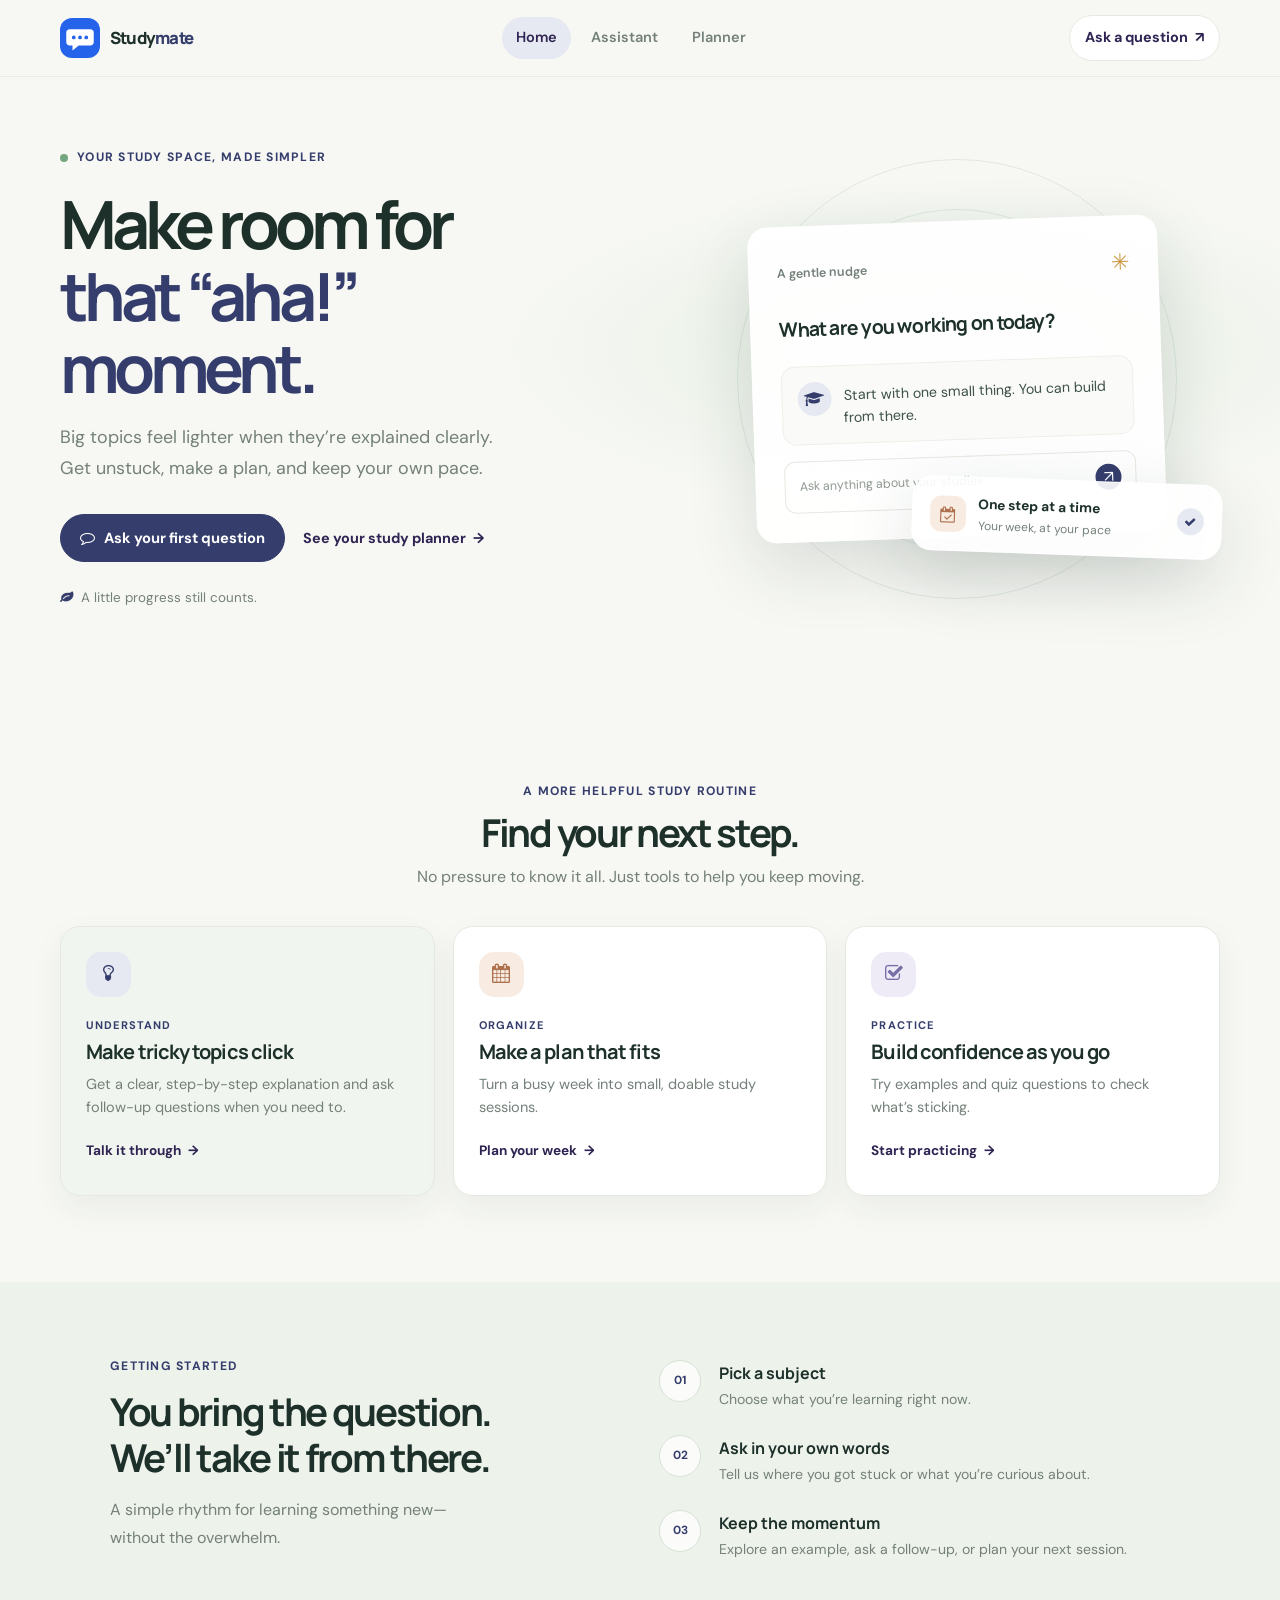
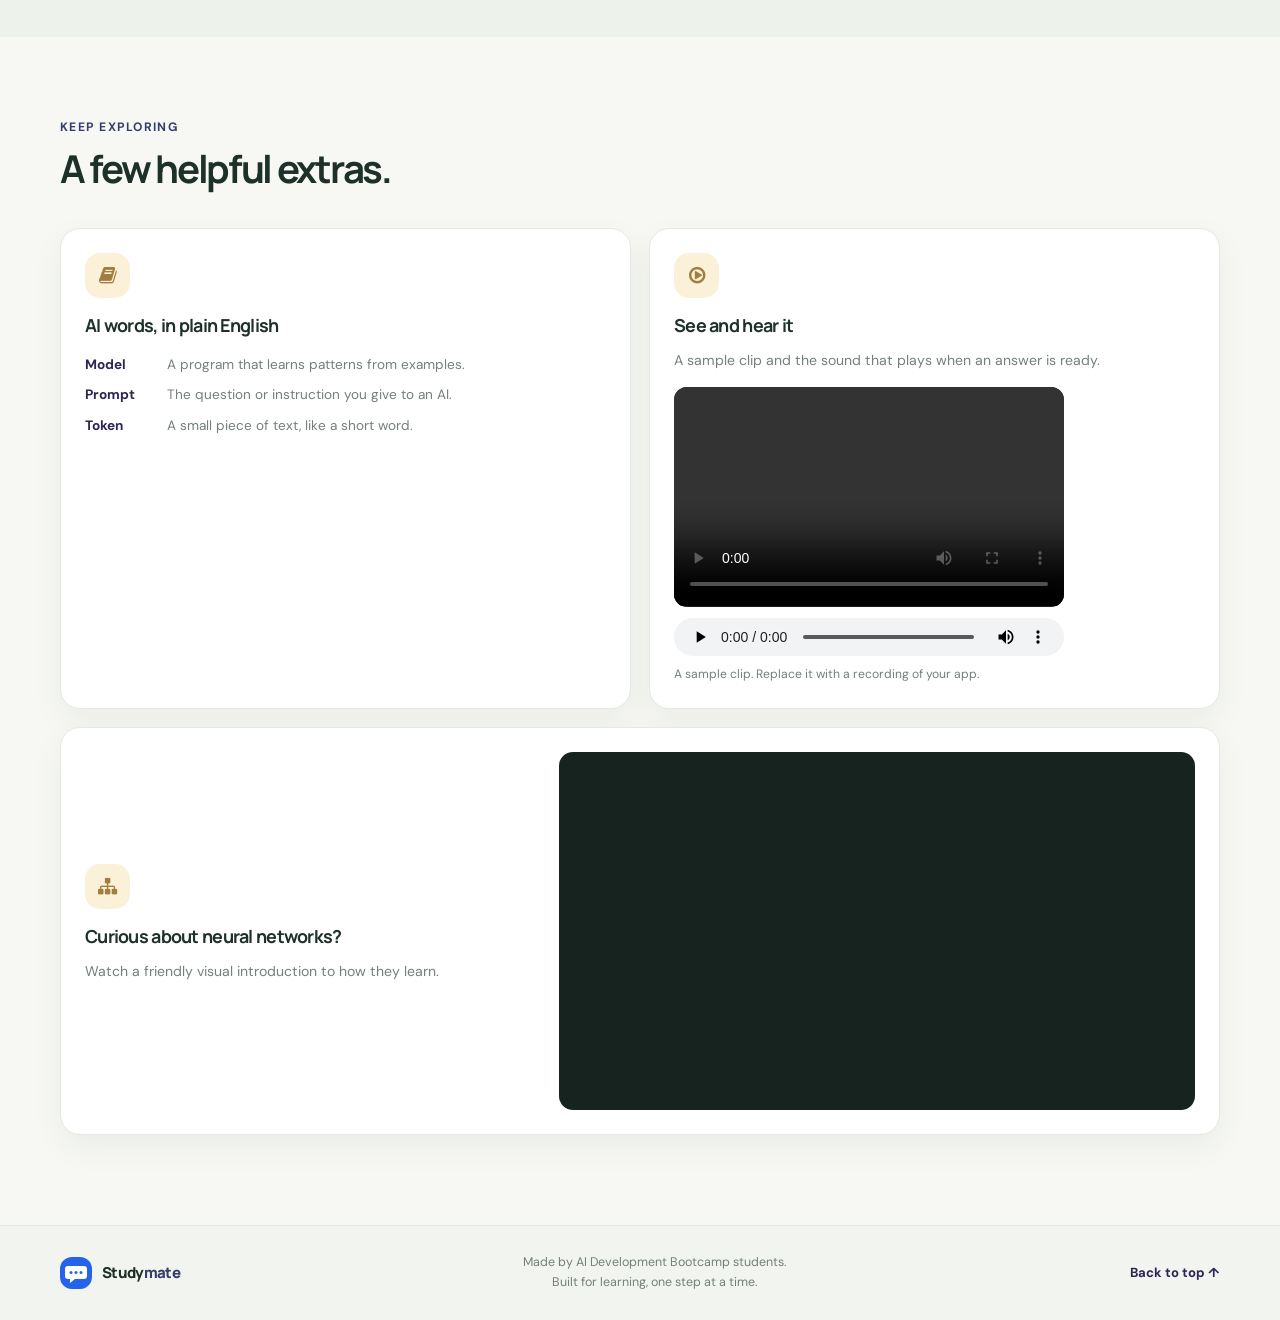
<file: index.html>
<!DOCTYPE html>
<html lang="en">
  <head>
    <meta charset="UTF-8">
    <meta name="viewport" content="width=device-width, initial-scale=1.0">
    <meta name="theme-color" content="#f7f8f4">
    <meta name="description" content="A calmer way to study: get clear explanations and make a study plan that works for you.">
    <title>AI Student Assistant | Study with more focus</title>
    <link rel="icon" href="starter-assets/images/logo.svg" type="image/svg+xml">
    <link rel="stylesheet" href="https://cdnjs.cloudflare.com/ajax/libs/font-awesome/4.7.0/css/font-awesome.min.css">
    <link rel="stylesheet" href="styles.css">
  </head>
  <body>
    <header class="site-header" id="top">
      <div class="header-inner">
        <a class="brand" href="index.html" title="Go to the home page">
          <img class="brand-logo" src="starter-assets/images/logo.svg" alt="" width="40" height="40">
          <span>Study<span class="brand-accent">mate</span></span>
        </a>
        <nav class="nav-links" aria-label="Main navigation">
          <a class="nav-link is-active" href="index.html" aria-current="page">Home</a>
          <a class="nav-link" href="assistant.html">Assistant</a>
          <a class="nav-link" href="planner.html">Planner</a>
        </nav>
        <a class="header-cta" href="assistant.html">Ask a question <span aria-hidden="true">↗</span></a>
      </div>
    </header>

    <main>
      <section class="hero hero--home">
        <div class="hero-inner">
          <div class="hero-copy">
            <p class="eyebrow"><span class="eyebrow-dot"></span> Your study space, made simpler</p>
            <h1>Make room for<br><span class="text-accent">that “aha!” moment.</span></h1>
            <p class="hero-text">Big topics feel lighter when they’re explained clearly. Get unstuck, make a plan, and keep your own pace.</p>
            <div class="hero-actions">
              <a class="button" href="assistant.html"><i class="fa fa-comment-o" aria-hidden="true"></i> Ask your first question</a>
              <a class="text-link" href="planner.html">See your study planner <span aria-hidden="true">→</span></a>
            </div>
            <p class="hero-note"><i class="fa fa-leaf" aria-hidden="true"></i> A little progress still counts.</p>
          </div>
          <div class="hero-art" aria-label="Study dashboard preview">
            <div class="preview-card preview-card--main">
              <div class="preview-topline">
                <span class="preview-label">A gentle nudge</span>
                <span class="preview-spark" aria-hidden="true">✳</span>
              </div>
              <p class="preview-question">What are you working on today?</p>
              <div class="preview-answer">
                <span class="preview-avatar" aria-hidden="true"><i class="fa fa-graduation-cap"></i></span>
                <p>Start with one small thing. You can build from there.</p>
              </div>
              <div class="preview-input">Ask anything about your studies <span aria-hidden="true">↗</span></div>
            </div>
            <div class="preview-card preview-card--plan">
              <span class="plan-icon" aria-hidden="true"><i class="fa fa-calendar-check-o"></i></span>
              <div><strong>One step at a time</strong><small>Your week, at your pace</small></div>
              <span class="plan-check" aria-hidden="true"><i class="fa fa-check"></i></span>
            </div>
            <span class="hero-orbit hero-orbit--one" aria-hidden="true"></span>
            <span class="hero-orbit hero-orbit--two" aria-hidden="true"></span>
          </div>
        </div>
      </section>

      <section class="section section--features" id="features">
        <div class="section-heading">
          <p class="eyebrow">A more helpful study routine</p>
          <h2 class="section-title">Find your next step.</h2>
          <p class="section-intro">No pressure to know it all. Just tools to help you keep moving.</p>
        </div>
        <div class="feature-list">
          <article class="feature-card feature-card--main">
            <span class="feature-icon feature-icon--green"><i class="fa fa-lightbulb-o" aria-hidden="true"></i></span>
            <p class="card-kicker">Understand</p>
            <h3 class="feature-title">Make tricky topics click</h3>
            <p>Get a clear, step-by-step explanation and ask follow-up questions when you need to.</p>
            <a class="card-link" href="assistant.html">Talk it through <span aria-hidden="true">→</span></a>
          </article>
          <article class="feature-card">
            <span class="feature-icon feature-icon--peach"><i class="fa fa-calendar" aria-hidden="true"></i></span>
            <p class="card-kicker">Organize</p>
            <h3 class="feature-title">Make a plan that fits</h3>
            <p>Turn a busy week into small, doable study sessions.</p>
            <a class="card-link" href="planner.html">Plan your week <span aria-hidden="true">→</span></a>
          </article>
          <article class="feature-card">
            <span class="feature-icon feature-icon--lavender"><i class="fa fa-check-square-o" aria-hidden="true"></i></span>
            <p class="card-kicker">Practice</p>
            <h3 class="feature-title">Build confidence as you go</h3>
            <p>Try examples and quiz questions to check what’s sticking.</p>
            <a class="card-link" href="assistant.html">Start practicing <span aria-hidden="true">→</span></a>
          </article>
        </div>
      </section>

      <section class="how-section" id="how-it-works">
        <div class="how-inner">
          <div class="how-intro">
            <p class="eyebrow">Getting started</p>
            <h2 class="section-title">You bring the question.<br>We’ll take it from there.</h2>
            <p class="section-intro">A simple rhythm for learning something new—without the overwhelm.</p>
          </div>
          <ol class="steps">
            <li><span class="step-number">01</span><div><h3>Pick a subject</h3><p>Choose what you’re learning right now.</p></div></li>
            <li><span class="step-number">02</span><div><h3>Ask in your own words</h3><p>Tell us where you got stuck or what you’re curious about.</p></div></li>
            <li><span class="step-number">03</span><div><h3>Keep the momentum</h3><p>Explore an example, ask a follow-up, or plan your next session.</p></div></li>
          </ol>
        </div>
      </section>

      <section class="section resource-section" id="resources">
        <div class="section-heading section-heading--left">
          <p class="eyebrow">Keep exploring</p>
          <h2 class="section-title">A few helpful extras.</h2>
        </div>
        <div class="resource-grid">
          <article class="resource-card">
            <span class="resource-icon" aria-hidden="true"><i class="fa fa-book"></i></span>
            <h3>AI words, in plain English</h3>
            <dl class="glossary">
              <dt>Model</dt><dd>A program that learns patterns from examples.</dd>
              <dt>Prompt</dt><dd>The question or instruction you give to an AI.</dd>
              <dt>Token</dt><dd>A small piece of text, like a short word.</dd>
            </dl>
          </article>
          <article class="resource-card resource-card--media">
            <span class="resource-icon" aria-hidden="true"><i class="fa fa-play-circle-o"></i></span>
            <h3>See and hear it</h3>
            <p class="resource-description">A sample clip and the sound that plays when an answer is ready.</p>
            <video class="demo-video" controls preload="metadata" aria-label="Student assistant sample video">
              <source src="starter-assets/media/demo.mp4" type="video/mp4">
              Your browser cannot play this video.
            </video>
            <audio controls preload="metadata" aria-label="Answer ready sound">
              <source src="starter-assets/media/chime.wav" type="audio/wav">
              Your browser cannot play this audio.
            </audio>
            <p class="media-caption">A sample clip. Replace it with a recording of your app.</p>
          </article>
          <article class="resource-card resource-card--wide">
            <div>
              <span class="resource-icon" aria-hidden="true"><i class="fa fa-sitemap"></i></span>
              <h3>Curious about neural networks?</h3>
              <p class="resource-description">Watch a friendly visual introduction to how they learn.</p>
            </div>
            <iframe class="intro-video" src="https://www.youtube-nocookie.com/embed/aircAruvnKk" title="But what is a neural network? A visual introduction" loading="lazy" allow="accelerometer; autoplay; clipboard-write; encrypted-media; gyroscope; picture-in-picture" referrerpolicy="strict-origin-when-cross-origin" allowfullscreen></iframe>
          </article>
        </div>
      </section>
    </main>

    <footer class="site-footer">
      <div class="footer-inner">
        <a class="brand brand--footer" href="index.html"><img class="brand-logo" src="starter-assets/images/logo.svg" alt="" width="32" height="32"><span>Study<span class="brand-accent">mate</span></span></a>
        <p>Made by AI Development Bootcamp students. <span>Built for learning, one step at a time.</span></p>
        <a class="footer-top" href="#top">Back to top ↑</a>
      </div>
    </footer>
  </body>
</html>
</file>
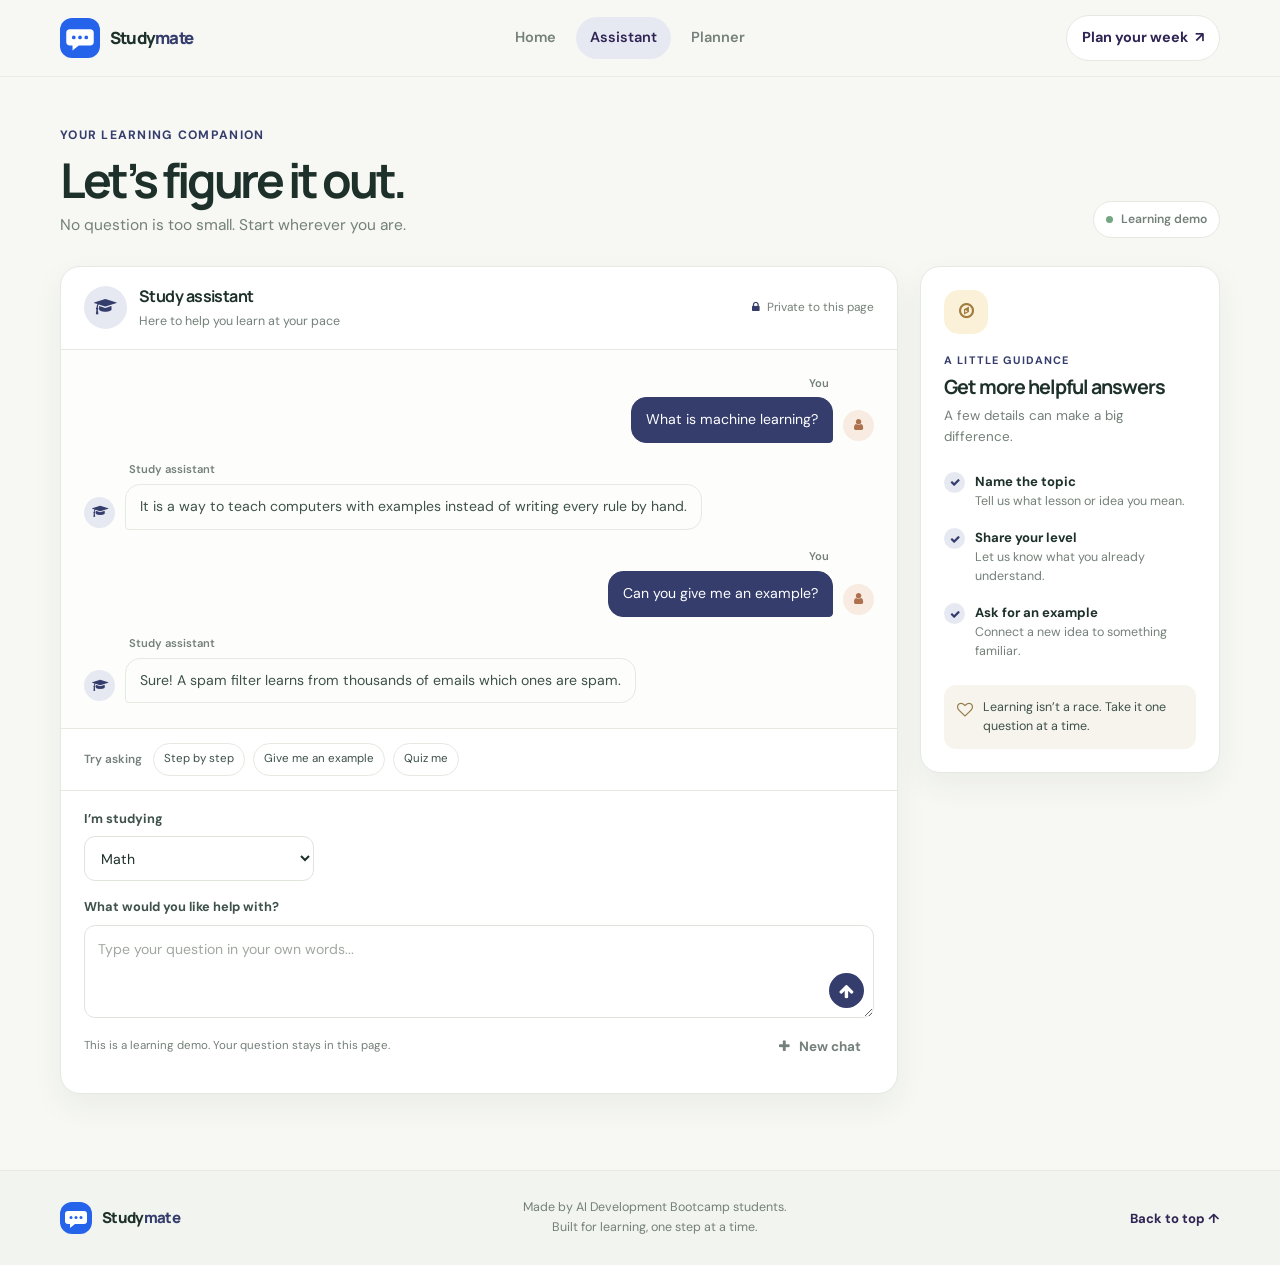
<file: assistant.html>
<!DOCTYPE html>
<html lang="en">
  <head>
    <meta charset="UTF-8">
    <meta name="viewport" content="width=device-width, initial-scale=1.0">
    <meta name="theme-color" content="#f7f8f4">
    <title>Study Assistant | Studymate</title>
    <link rel="icon" href="starter-assets/images/logo.svg" type="image/svg+xml">
    <link rel="stylesheet" href="https://cdnjs.cloudflare.com/ajax/libs/font-awesome/4.7.0/css/font-awesome.min.css">
    <link rel="stylesheet" href="styles.css">
    <script src="app.js" defer></script>
  </head>
  <body>
    <header class="site-header" id="top">
      <div class="header-inner">
        <a class="brand" href="index.html" title="Go to the home page">
          <img class="brand-logo" src="starter-assets/images/logo.svg" alt="" width="40" height="40">
          <span>Study<span class="brand-accent">mate</span></span>
        </a>
        <nav class="nav-links" aria-label="Main navigation">
          <a class="nav-link" href="index.html">Home</a>
          <a class="nav-link is-active" href="assistant.html" aria-current="page">Assistant</a>
          <a class="nav-link" href="planner.html">Planner</a>
        </nav>
        <a class="header-cta" href="planner.html">Plan your week <span aria-hidden="true">↗</span></a>
      </div>
    </header>

    <main class="app-main">
      <div class="page-heading">
        <div>
          <p class="eyebrow">Your learning companion</p>
          <h1 class="page-title">Let’s figure it out.</h1>
          <p class="page-subtitle">No question is too small. Start wherever you are.</p>
        </div>
        <span class="demo-status"><span class="status-dot"></span> Learning demo</span>
      </div>

      <div class="chat-layout">
        <section class="chat-panel" aria-labelledby="chat-heading">
          <div class="chat-panel-header">
            <div class="assistant-identity">
              <span class="assistant-avatar" aria-hidden="true"><i class="fa fa-graduation-cap"></i></span>
              <div><h2 id="chat-heading">Study assistant</h2><p>Here to help you learn at your pace</p></div>
            </div>
            <span class="privacy-note"><i class="fa fa-lock" aria-hidden="true"></i> Private to this page</span>
          </div>

          <div class="chat-history" id="chat-history" aria-live="polite" aria-relevant="additions text">
            <div class="chat-row chat-row--user">
              <div class="chat-message"><span class="message-author">You</span><div class="chat-bubble chat-bubble--user">What is machine learning?</div></div>
              <span class="chat-avatar chat-avatar--user" aria-hidden="true"><i class="fa fa-user"></i></span>
            </div>
            <div class="chat-row chat-row--ai">
              <span class="chat-avatar chat-avatar--ai" aria-hidden="true"><i class="fa fa-graduation-cap"></i></span>
              <div class="chat-message"><span class="message-author">Study assistant</span><div class="chat-bubble chat-bubble--ai">It is a way to teach computers with examples instead of writing every rule by hand.</div></div>
            </div>
            <div class="chat-row chat-row--user">
              <div class="chat-message"><span class="message-author">You</span><div class="chat-bubble chat-bubble--user">Can you give me an example?</div></div>
              <span class="chat-avatar chat-avatar--user" aria-hidden="true"><i class="fa fa-user"></i></span>
            </div>
            <div class="chat-row chat-row--ai">
              <span class="chat-avatar chat-avatar--ai" aria-hidden="true"><i class="fa fa-graduation-cap"></i></span>
              <div class="chat-message"><span class="message-author">Study assistant</span><div class="chat-bubble chat-bubble--ai">Sure! A spam filter learns from thousands of emails which ones are spam.</div></div>
            </div>
          </div>

          <div class="prompt-starters" aria-label="Try asking">
            <span>Try asking</span>
            <button class="prompt-chip" type="button" data-prompt="Explain this step by step">Step by step</button>
            <button class="prompt-chip" type="button" data-prompt="Can you give me a real-world example?">Give me an example</button>
            <button class="prompt-chip" type="button" data-prompt="Quiz me on this topic">Quiz me</button>
          </div>

          <form class="chat-form" id="chat-form">
            <label class="form-label" for="subject">I’m studying</label>
            <select class="form-field" id="subject" name="subject">
              <option value="Math">Math</option>
              <option value="Physics">Physics</option>
              <option value="Coding">Coding</option>
              <option value="English">English</option>
            </select>
            <label class="form-label" for="question">What would you like help with?</label>
            <div class="question-input-wrap">
              <textarea class="form-field question-input" id="question" name="question" rows="3" maxlength="1000" placeholder="Type your question in your own words..." required></textarea>
              <button class="send-button" type="submit" aria-label="Send question"><i class="fa fa-arrow-up" aria-hidden="true"></i></button>
            </div>
            <div class="chat-form-bottom">
              <p class="form-hint">This is a learning demo. Your question stays in this page.</p>
              <button class="button button--quiet" id="new-chat" type="button"><i class="fa fa-plus" aria-hidden="true"></i> New chat</button>
            </div>
            <p class="form-feedback" id="chat-feedback" role="status" aria-live="polite"></p>
          </form>
        </section>

        <aside class="tips-card">
          <span class="tips-icon" aria-hidden="true"><i class="fa fa-compass"></i></span>
          <p class="card-kicker">A little guidance</p>
          <h2 class="tips-title">Get more helpful answers</h2>
          <p class="tips-intro">A few details can make a big difference.</p>
          <ul class="tips-list">
            <li><span class="tip-check"><i class="fa fa-check" aria-hidden="true"></i></span><span><strong>Name the topic</strong><br>Tell us what lesson or idea you mean.</span></li>
            <li><span class="tip-check"><i class="fa fa-check" aria-hidden="true"></i></span><span><strong>Share your level</strong><br>Let us know what you already understand.</span></li>
            <li><span class="tip-check"><i class="fa fa-check" aria-hidden="true"></i></span><span><strong>Ask for an example</strong><br>Connect a new idea to something familiar.</span></li>
          </ul>
          <div class="gentle-note"><i class="fa fa-heart-o" aria-hidden="true"></i><p>Learning isn’t a race. Take it one question at a time.</p></div>
        </aside>
      </div>
    </main>

    <footer class="site-footer">
      <div class="footer-inner">
        <a class="brand brand--footer" href="index.html"><img class="brand-logo" src="starter-assets/images/logo.svg" alt="" width="32" height="32"><span>Study<span class="brand-accent">mate</span></span></a>
        <p>Made by AI Development Bootcamp students. <span>Built for learning, one step at a time.</span></p>
        <a class="footer-top" href="#top">Back to top ↑</a>
      </div>
    </footer>
  </body>
</html>
</file>
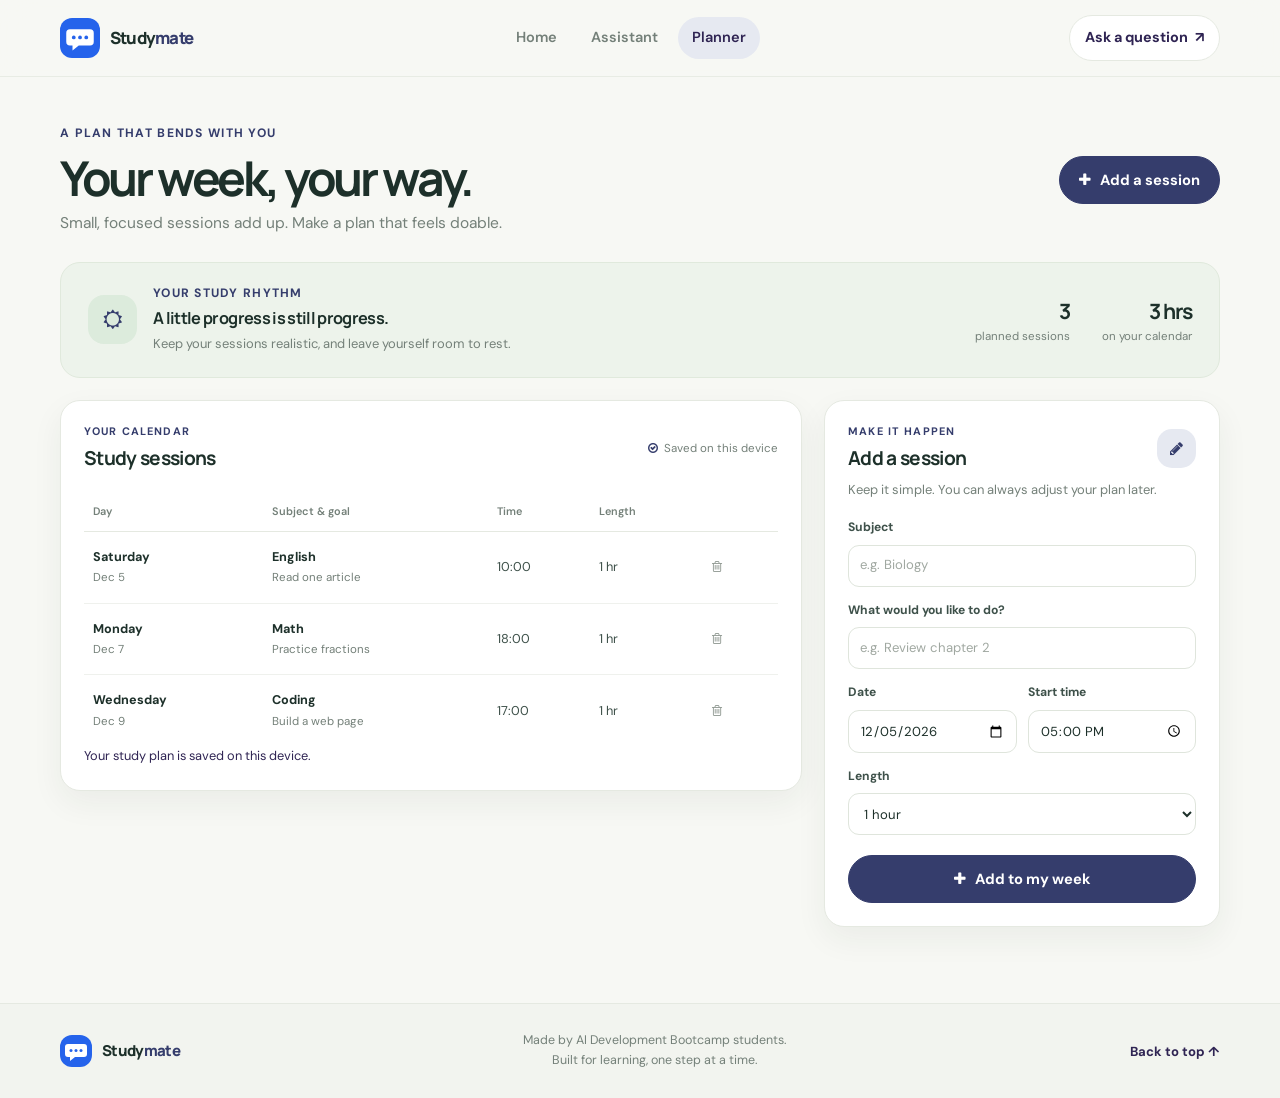
<file: planner.html>
<!DOCTYPE html>
<html lang="en">
  <head>
    <meta charset="UTF-8">
    <meta name="viewport" content="width=device-width, initial-scale=1.0">
    <meta name="theme-color" content="#f7f8f4">
    <title>Study Planner | Studymate</title>
    <link rel="icon" href="starter-assets/images/logo.svg" type="image/svg+xml">
    <link rel="stylesheet" href="https://cdnjs.cloudflare.com/ajax/libs/font-awesome/4.7.0/css/font-awesome.min.css">
    <link rel="stylesheet" href="styles.css">
    <script src="app.js" defer></script>
  </head>
  <body>
    <header class="site-header" id="top">
      <div class="header-inner">
        <a class="brand" href="index.html" title="Go to the home page">
          <img class="brand-logo" src="starter-assets/images/logo.svg" alt="" width="40" height="40">
          <span>Study<span class="brand-accent">mate</span></span>
        </a>
        <nav class="nav-links" aria-label="Main navigation">
          <a class="nav-link" href="index.html">Home</a>
          <a class="nav-link" href="assistant.html">Assistant</a>
          <a class="nav-link is-active" href="planner.html" aria-current="page">Planner</a>
        </nav>
        <a class="header-cta" href="assistant.html">Ask a question <span aria-hidden="true">↗</span></a>
      </div>
    </header>

    <main class="app-main planner-main">
      <div class="page-heading page-heading--planner">
        <div>
          <p class="eyebrow">A plan that bends with you</p>
          <h1 class="page-title">Your week, your way.</h1>
          <p class="page-subtitle">Small, focused sessions add up. Make a plan that feels doable.</p>
        </div>
        <a class="button" href="#add-session"><i class="fa fa-plus" aria-hidden="true"></i> Add a session</a>
      </div>

      <section class="planner-overview" aria-label="Study plan overview">
        <div class="overview-copy">
          <span class="overview-icon" aria-hidden="true"><i class="fa fa-sun-o"></i></span>
          <div><p class="card-kicker">Your study rhythm</p><h2>A little progress is still progress.</h2><p>Keep your sessions realistic, and leave yourself room to rest.</p></div>
        </div>
        <div class="overview-stats">
          <div class="overview-stat"><strong id="session-count">3</strong><span>planned sessions</span></div>
          <div class="overview-stat"><strong id="study-hours">3 hrs</strong><span>on your calendar</span></div>
        </div>
      </section>

      <div class="planner-grid">
        <section class="schedule-card" aria-labelledby="schedule-heading">
          <div class="card-heading">
            <div><p class="card-kicker">Your calendar</p><h2 id="schedule-heading">Study sessions</h2></div>
            <span class="local-note"><i class="fa fa-check-circle-o" aria-hidden="true"></i> Saved on this device</span>
          </div>
          <div class="table-scroll">
            <table class="planner-table">
              <thead><tr><th scope="col">Day</th><th scope="col">Subject &amp; goal</th><th scope="col">Time</th><th scope="col">Length</th><th scope="col"><span class="visually-hidden">Actions</span></th></tr></thead>
              <tbody id="session-list">
                <tr data-session-row><td class="session-day"><strong>Monday</strong><span>May 18</span></td><td><strong class="session-subject">Math</strong><span class="session-goal">Practice fractions</span></td><td>18:00</td><td>1 hr</td><td></td></tr>
                <tr data-session-row><td class="session-day"><strong>Wednesday</strong><span>May 20</span></td><td><strong class="session-subject">Coding</strong><span class="session-goal">Build a web page</span></td><td>17:00</td><td>1 hr</td><td></td></tr>
                <tr data-session-row><td class="session-day"><strong>Saturday</strong><span>May 23</span></td><td><strong class="session-subject">English</strong><span class="session-goal">Read one article</span></td><td>10:00</td><td>1 hr</td><td></td></tr>
              </tbody>
            </table>
          </div>
          <p class="empty-sessions" id="empty-sessions" hidden>Your week is wide open. Add a session when you’re ready.</p>
          <p class="form-feedback" id="planner-feedback" role="status" aria-live="polite"></p>
        </section>

        <section class="add-session-card" id="add-session" aria-labelledby="add-session-heading">
          <div class="card-heading">
            <div><p class="card-kicker">Make it happen</p><h2 id="add-session-heading">Add a session</h2></div>
            <span class="form-card-icon" aria-hidden="true"><i class="fa fa-pencil"></i></span>
          </div>
          <p class="form-intro">Keep it simple. You can always adjust your plan later.</p>
          <form class="planner-form" id="planner-form">
            <label class="form-label" for="session-subject">Subject</label>
            <input class="form-field" type="text" id="session-subject" name="subject" placeholder="e.g. Biology" maxlength="30" required>
            <label class="form-label" for="session-goal">What would you like to do?</label>
            <input class="form-field" type="text" id="session-goal" name="goal" placeholder="e.g. Review chapter 2" maxlength="80" required>
            <div class="form-row">
              <div><label class="form-label" for="session-date">Date</label><input class="form-field" type="date" id="session-date" name="date" required></div>
              <div><label class="form-label" for="session-time">Start time</label><input class="form-field" type="time" id="session-time" name="time" value="17:00" required></div>
            </div>
            <label class="form-label" for="session-hours">Length</label>
            <select class="form-field" id="session-hours" name="hours">
              <option value="0.5">30 minutes</option>
              <option value="1" selected>1 hour</option>
              <option value="1.5">1.5 hours</option>
              <option value="2">2 hours</option>
            </select>
            <button class="button planner-submit" type="submit"><i class="fa fa-plus" aria-hidden="true"></i> Add to my week</button>
          </form>
        </section>
      </div>
    </main>

    <footer class="site-footer">
      <div class="footer-inner">
        <a class="brand brand--footer" href="index.html"><img class="brand-logo" src="starter-assets/images/logo.svg" alt="" width="32" height="32"><span>Study<span class="brand-accent">mate</span></span></a>
        <p>Made by AI Development Bootcamp students. <span>Built for learning, one step at a time.</span></p>
        <a class="footer-top" href="#top">Back to top ↑</a>
      </div>
    </footer>
  </body>
</html>
</file>
<file: styles.css>
@import url("https://fonts.googleapis.com/css2?family=DM+Sans:wght@400;500;600;700&family=Manrope:wght@400;500;600;700;800&display=swap");

:root {
  color-scheme: light;
  --ink: #1d302a;
  --ink-soft: #3e514a;
  --muted: #748079;
  --canvas: #f7f8f4;
  --paper: #ffffff;
  --paper-warm: #f1f3ed;
  --line: #e5e9e1;
  --green: #353d6c;
  --green-deep: #2f2453;
  --green-pale: #e6e9f1;
  --peach-pale: #f8ebe1;
  --lavender-pale: #eeebf7;
  --gold-pale: #faf1d8;
  --shadow-card: 0 12px 32px rgba(31, 53, 42, 0.06);
  --shadow-float: 0 24px 70px rgba(31, 53, 42, 0.14);
  --font-body: "DM Sans", "Segoe UI", sans-serif;
  --font-display: "Manrope", "Segoe UI", sans-serif;
  --radius-sm: 12px;
  --radius-md: 20px;
  --radius-lg: 28px;
  font-family: var(--font-body);
  font-synthesis: none;
  text-rendering: optimizeLegibility;
  -webkit-font-smoothing: antialiased;
}

* {
  box-sizing: border-box;
}

html {
  scroll-behavior: smooth;
  scroll-padding-top: 90px;
}

body {
  margin: 0;
  color: var(--ink);
  background: var(--canvas);
  font-size: 16px;
  line-height: 1.6;
}

button,
input,
select,
textarea {
  font: inherit;
}

button,
a,
input,
select,
textarea {
  -webkit-tap-highlight-color: transparent;
}

a {
  color: inherit;
}

a:focus-visible,
button:focus-visible,
input:focus-visible,
select:focus-visible,
textarea:focus-visible {
  outline: 3px solid #92c5a4;
  outline-offset: 3px;
}

.site-header {
  position: sticky;
  z-index: 10;
  top: 0;
  border-bottom: 1px solid rgba(229, 233, 225, 0.82);
  background: rgba(247, 248, 244, 0.92);
  backdrop-filter: blur(16px);
}

.header-inner,
.footer-inner {
  display: flex;
  width: min(1160px, calc(100% - 48px));
  min-height: 76px;
  align-items: center;
  justify-content: space-between;
  margin: 0 auto;
}

.brand {
  display: inline-flex;
  align-items: center;
  gap: 10px;
  color: var(--ink);
  font-family: var(--font-display);
  font-size: 1.05rem;
  font-weight: 800;
  letter-spacing: -0.045em;
  text-decoration: none;
  white-space: nowrap;
}

.brand-logo {
  display: block;
  flex: 0 0 auto;
  border-radius: 12px;
}

.brand-accent {
  color: var(--green);
}

.nav-links {
  display: flex;
  align-items: center;
  gap: 6px;
}

.nav-link {
  padding: 9px 14px;
  border-radius: 999px;
  color: var(--muted);
  font-size: 0.91rem;
  font-weight: 600;
  text-decoration: none;
  transition: color 160ms ease, background-color 160ms ease;
}

.nav-link:hover,
.nav-link.is-active {
  color: var(--green-deep);
  background: var(--green-pale);
}

.header-cta,
.text-link,
.card-link,
.footer-top {
  color: var(--green-deep);
  font-size: 0.9rem;
  font-weight: 700;
  text-decoration: none;
}

.header-cta {
  padding: 10px 15px;
  border: 1px solid var(--line);
  border-radius: 999px;
  background: var(--paper);
  transition: border-color 160ms ease, transform 160ms ease;
}

.header-cta:hover {
  transform: translateY(-1px);
  border-color: #bdd4c2;
}

.header-cta span,
.text-link span,
.card-link span {
  margin-left: 4px;
}

.hero--home {
  overflow: hidden;
  background:
    radial-gradient(ellipse at 74% 44%, rgba(214, 231, 213, 0.58), transparent 34%),
    var(--canvas);
}

.hero-inner {
  position: relative;
  display: grid;
  width: min(1160px, calc(100% - 48px));
  min-height: 560px;
  grid-template-columns: 1fr 0.9fr;
  align-items: center;
  gap: 48px;
  margin: 0 auto;
  padding: 72px 0 88px;
}

.hero-copy {
  position: relative;
  z-index: 1;
  max-width: 550px;
}

.eyebrow,
.card-kicker {
  margin: 0;
  color: var(--green);
  font-size: 0.76rem;
  font-weight: 700;
  letter-spacing: 0.105em;
  line-height: 1.4;
  text-transform: uppercase;
}

.hero-copy > .eyebrow {
  display: flex;
  align-items: center;
  gap: 9px;
}

.eyebrow-dot,
.status-dot {
  width: 8px;
  height: 8px;
  flex: 0 0 auto;
  border-radius: 50%;
  background: #72a780;
}

h1,
h2,
h3,
p {
  overflow-wrap: break-word;
}

.hero h1 {
  margin: 22px 0 18px;
  font-family: var(--font-display);
  font-size: clamp(2.65rem, 5.2vw, 4.5rem);
  font-weight: 700;
  letter-spacing: -0.075em;
  line-height: 1.08;
}

.text-accent {
  color: var(--green);
}

.hero-text {
  max-width: 460px;
  margin: 0;
  color: var(--muted);
  font-size: 1.12rem;
  line-height: 1.75;
}

.hero-actions {
  display: flex;
  flex-wrap: wrap;
  align-items: center;
  gap: 18px;
  margin-top: 30px;
}

.button {
  display: inline-flex;
  min-height: 48px;
  align-items: center;
  justify-content: center;
  gap: 9px;
  padding: 12px 19px;
  border: 1px solid var(--green);
  border-radius: 999px;
  background: var(--green);
  color: #fff;
  cursor: pointer;
  font-size: 0.92rem;
  font-weight: 700;
  line-height: 1.3;
  text-decoration: none;
  transition: background 160ms ease, border-color 160ms ease, transform 160ms ease;
}

.button:hover {
  transform: translateY(-1px);
  border-color: var(--green-deep);
  background: var(--green-deep);
}

.button--quiet {
  min-height: 38px;
  padding: 8px 12px;
  border-color: transparent;
  background: transparent;
  color: var(--muted);
  font-size: 0.84rem;
}

.button--quiet:hover {
  border-color: var(--line);
  background: var(--paper-warm);
  color: var(--ink);
}

.text-link {
  padding: 8px 0;
  transition: color 160ms ease;
}

.text-link:hover,
.card-link:hover,
.footer-top:hover {
  color: #628d6e;
}

.hero-note {
  display: flex;
  align-items: center;
  gap: 8px;
  margin: 25px 0 0;
  color: var(--muted);
  font-size: 0.84rem;
}

.hero-note i {
  color: var(--green);
}

.hero-art {
  position: relative;
  display: flex;
  min-height: 380px;
  align-items: center;
  justify-content: center;
}

.preview-card {
  position: relative;
  z-index: 1;
  border: 1px solid rgba(255, 255, 255, 0.86);
  border-radius: var(--radius-md);
  background: rgba(255, 255, 255, 0.91);
  box-shadow: var(--shadow-float);
}

.preview-card--main {
  width: min(410px, 100%);
  padding: 28px;
  transform: rotate(-2deg);
}

.preview-topline {
  display: flex;
  align-items: center;
  justify-content: space-between;
}

.preview-label {
  color: var(--muted);
  font-size: 0.79rem;
  font-weight: 600;
}

.preview-spark {
  color: #cf9a48;
  font-size: 1.4rem;
}

.preview-question {
  margin: 22px 0;
  font-family: var(--font-display);
  font-size: 1.22rem;
  font-weight: 700;
  letter-spacing: -0.04em;
}

.preview-answer {
  display: flex;
  align-items: flex-start;
  gap: 12px;
  padding: 15px;
  border: 1px solid #edf0e9;
  border-radius: 14px;
  background: #fafbf8;
}

.preview-avatar,
.assistant-avatar,
.chat-avatar {
  display: inline-flex;
  flex: 0 0 auto;
  align-items: center;
  justify-content: center;
  border-radius: 50%;
}

.preview-avatar {
  width: 34px;
  height: 34px;
  background: var(--green-pale);
  color: var(--green);
}

.preview-answer p {
  margin: 3px 0 0;
  color: var(--ink-soft);
  font-size: 0.89rem;
  line-height: 1.55;
}

.preview-input {
  display: flex;
  align-items: center;
  justify-content: space-between;
  margin-top: 16px;
  padding: 12px 14px;
  border: 1px solid var(--line);
  border-radius: 11px;
  color: #929a93;
  font-size: 0.78rem;
}

.preview-input span {
  display: grid;
  width: 26px;
  height: 26px;
  place-items: center;
  border-radius: 50%;
  background: var(--green);
  color: white;
  font-size: 1rem;
}

.preview-card--plan {
  position: absolute;
  z-index: 2;
  right: -2px;
  bottom: 14px;
  display: flex;
  width: min(310px, 88%);
  align-items: center;
  gap: 12px;
  padding: 15px 17px;
  transform: rotate(2deg);
}

.plan-icon,
.plan-check {
  display: grid;
  flex: 0 0 auto;
  width: 36px;
  height: 36px;
  place-items: center;
  border-radius: 11px;
}

.plan-icon {
  background: var(--peach-pale);
  color: #ad714e;
}

.plan-check {
  width: 27px;
  height: 27px;
  margin-left: auto;
  border-radius: 50%;
  background: var(--green-pale);
  color: var(--green);
  font-size: 0.75rem;
}

.preview-card--plan strong,
.preview-card--plan small {
  display: block;
}

.preview-card--plan strong {
  font-size: 0.86rem;
}

.preview-card--plan small {
  margin-top: 2px;
  color: var(--muted);
  font-size: 0.75rem;
}

.hero-orbit {
  position: absolute;
  border: 1px solid rgba(91, 135, 101, 0.14);
  border-radius: 50%;
}

.hero-orbit--one {
  width: 440px;
  height: 440px;
}

.hero-orbit--two {
  width: 340px;
  height: 340px;
}

.section {
  width: min(1160px, calc(100% - 48px));
  margin: 0 auto;
  padding: 86px 0;
}

.section-heading {
  max-width: 620px;
  margin: 0 auto 36px;
  text-align: center;
}

.section-title {
  margin: 10px 0 8px;
  font-family: var(--font-display);
  font-size: clamp(1.9rem, 3vw, 2.6rem);
  font-weight: 700;
  letter-spacing: -0.06em;
  line-height: 1.2;
}

.section-intro,
.page-subtitle {
  margin: 0;
  color: var(--muted);
  font-size: 1rem;
}

.feature-list {
  display: grid;
  grid-template-columns: repeat(3, minmax(0, 1fr));
  gap: 18px;
}

.feature-card,
.resource-card {
  border: 1px solid var(--line);
  border-radius: var(--radius-md);
  background: var(--paper);
  box-shadow: var(--shadow-card);
}

.feature-card {
  min-height: 270px;
  padding: 25px;
}

.feature-card--main {
  background: #f1f5ef;
}

.feature-icon,
.resource-icon {
  display: inline-grid;
  width: 45px;
  height: 45px;
  place-items: center;
  border-radius: 15px;
  font-size: 1.2rem;
}

.feature-icon--green {
  background: var(--green-pale);
  color: var(--green);
}

.feature-icon--peach {
  background: var(--peach-pale);
  color: #ad714e;
}

.feature-icon--lavender {
  background: var(--lavender-pale);
  color: #7770a7;
}

.feature-card .card-kicker {
  margin-top: 21px;
  font-size: 0.69rem;
}

.feature-title {
  margin: 6px 0 8px;
  font-family: var(--font-display);
  font-size: 1.25rem;
  letter-spacing: -0.045em;
  line-height: 1.3;
}

.feature-card > p:not(.card-kicker) {
  max-width: 340px;
  margin: 0;
  color: var(--muted);
  font-size: 0.91rem;
}

.card-link {
  display: inline-block;
  margin-top: 20px;
  font-size: 0.85rem;
}

.how-section {
  padding: 76px 24px;
  background: #edf2eb;
}

.how-inner {
  display: grid;
  width: min(1060px, 100%);
  grid-template-columns: 0.9fr 1fr;
  align-items: start;
  gap: 90px;
  margin: 0 auto;
}

.how-intro .section-title {
  margin-top: 14px;
  font-size: clamp(1.8rem, 3vw, 2.45rem);
}

.how-intro .section-intro {
  max-width: 380px;
  margin-top: 15px;
  line-height: 1.75;
}

.steps {
  display: grid;
  gap: 24px;
  margin: 0;
  padding: 2px 0 0;
  list-style: none;
}

.steps li {
  display: flex;
  align-items: flex-start;
  gap: 18px;
}

.step-number {
  display: grid;
  width: 42px;
  height: 42px;
  flex: 0 0 auto;
  place-items: center;
  border: 1px solid #d7e3d6;
  border-radius: 50%;
  background: rgba(255, 255, 255, 0.78);
  color: var(--green);
  font-size: 0.74rem;
  font-weight: 700;
}

.steps h3 {
  margin: 1px 0 2px;
  font-family: var(--font-display);
  font-size: 1rem;
}

.steps p {
  margin: 0;
  color: var(--muted);
  font-size: 0.88rem;
}

.resource-section {
  padding-top: 82px;
  padding-bottom: 90px;
}

.section-heading--left {
  margin-right: 0;
  margin-left: 0;
  text-align: left;
}

.resource-grid {
  display: grid;
  grid-template-columns: 1fr 1fr;
  gap: 18px;
}

.resource-card {
  padding: 24px;
}

.resource-icon {
  margin-bottom: 13px;
  background: var(--gold-pale);
  color: #a17d3f;
}

.resource-card h3 {
  margin: 0 0 14px;
  font-family: var(--font-display);
  font-size: 1.12rem;
  letter-spacing: -0.04em;
}

.glossary {
  display: grid;
  grid-template-columns: 70px 1fr;
  gap: 9px 12px;
  margin: 0;
  font-size: 0.85rem;
}

.glossary dt {
  color: var(--green-deep);
  font-weight: 700;
}

.glossary dd {
  margin: 0;
  color: var(--muted);
}

.resource-description {
  margin: -5px 0 16px;
  color: var(--muted);
  font-size: 0.88rem;
}

.demo-video {
  display: block;
  width: min(100%, 390px);
  height: auto;
  aspect-ratio: 16 / 9;
  border-radius: 13px;
  background: #17231e;
}

.resource-card audio {
  display: block;
  width: min(100%, 390px);
  height: 38px;
  margin-top: 11px;
}

.media-caption {
  margin: 9px 0 0;
  color: var(--muted);
  font-size: 0.76rem;
}

.resource-card--wide {
  display: grid;
  grid-column: 1 / -1;
  grid-template-columns: 0.7fr 1fr;
  align-items: center;
  gap: 28px;
}

.resource-card--wide .resource-icon {
  display: grid;
  width: 45px;
}

.intro-video {
  display: block;
  width: 100%;
  aspect-ratio: 16 / 9;
  border: 0;
  border-radius: 14px;
  background: #17231e;
}

.site-footer {
  border-top: 1px solid var(--line);
  background: #f2f4ef;
}

.footer-inner {
  min-height: 94px;
  gap: 20px;
}

.brand--footer {
  font-size: 0.94rem;
}

.footer-inner > p {
  margin: 0;
  color: var(--muted);
  font-size: 0.78rem;
  text-align: center;
}

.footer-inner > p span {
  display: block;
}

.footer-top {
  white-space: nowrap;
  font-size: 0.82rem;
}

.app-main {
  width: min(1160px, calc(100% - 48px));
  min-height: calc(100vh - 170px);
  margin: 0 auto;
  padding: 50px 0 76px;
}

.page-heading {
  display: flex;
  align-items: flex-end;
  justify-content: space-between;
  gap: 20px;
  margin-bottom: 28px;
}

.page-title {
  margin: 8px 0 5px;
  font-family: var(--font-display);
  font-size: clamp(2rem, 4vw, 3rem);
  font-weight: 700;
  letter-spacing: -0.07em;
  line-height: 1.17;
}

.page-subtitle {
  font-size: 0.97rem;
}

.demo-status {
  display: inline-flex;
  flex: 0 0 auto;
  align-items: center;
  gap: 8px;
  padding: 8px 12px;
  border: 1px solid var(--line);
  border-radius: 999px;
  background: var(--paper);
  color: var(--muted);
  font-size: 0.76rem;
  font-weight: 600;
}

.demo-status .status-dot {
  width: 7px;
  height: 7px;
}

.chat-layout {
  display: grid;
  grid-template-columns: minmax(0, 1fr) 300px;
  align-items: start;
  gap: 22px;
}

.chat-panel,
.tips-card,
.schedule-card,
.add-session-card {
  min-width: 0;
  border: 1px solid var(--line);
  border-radius: var(--radius-md);
  background: var(--paper);
  box-shadow: var(--shadow-card);
}

.chat-panel {
  overflow: hidden;
}

.chat-panel-header {
  display: flex;
  min-height: 82px;
  align-items: center;
  justify-content: space-between;
  gap: 16px;
  padding: 17px 23px;
  border-bottom: 1px solid var(--line);
}

.assistant-identity {
  display: flex;
  align-items: center;
  gap: 12px;
}

.assistant-avatar {
  width: 43px;
  height: 43px;
  background: var(--green-pale);
  color: var(--green);
  font-size: 1.1rem;
}

.assistant-identity h2,
.card-heading h2 {
  margin: 0;
  font-family: var(--font-display);
  font-size: 1rem;
  letter-spacing: -0.035em;
}

.assistant-identity p {
  margin: 2px 0 0;
  color: var(--muted);
  font-size: 0.78rem;
}

.privacy-note {
  color: var(--muted);
  font-size: 0.74rem;
}

.privacy-note i {
  margin-right: 4px;
  color: var(--green);
}

.chat-history {
  display: flex;
  min-height: 330px;
  max-height: 460px;
  flex-direction: column;
  gap: 18px;
  overflow-y: auto;
  padding: 25px 23px;
  background: #fdfefb;
}

.chat-row {
  display: flex;
  max-width: 88%;
  align-items: flex-end;
  gap: 10px;
}

.chat-row--user {
  align-self: flex-end;
}

.chat-row--ai {
  align-self: flex-start;
}

.chat-message {
  min-width: 0;
}

.chat-row--user .chat-message {
  text-align: right;
}

.message-author {
  display: block;
  margin: 0 4px 5px;
  color: var(--muted);
  font-size: 0.7rem;
  font-weight: 600;
}

.chat-bubble {
  padding: 11px 14px;
  border: 1px solid var(--line);
  border-radius: 15px 15px 15px 4px;
  color: var(--ink-soft);
  font-size: 0.88rem;
  line-height: 1.55;
  text-align: left;
}

.chat-bubble--user {
  border-color: var(--green);
  border-radius: 15px 15px 4px 15px;
  background: var(--green);
  color: #fff;
}

.chat-avatar {
  width: 31px;
  height: 31px;
  margin-bottom: 2px;
  font-size: 0.8rem;
}

.chat-avatar--user {
  background: var(--peach-pale);
  color: #ad714e;
}

.chat-avatar--ai {
  background: var(--green-pale);
  color: var(--green);
}

.prompt-starters {
  display: flex;
  flex-wrap: wrap;
  align-items: center;
  gap: 8px;
  padding: 14px 23px;
  border-top: 1px solid var(--line);
}

.prompt-starters > span {
  margin-right: 3px;
  color: var(--muted);
  font-size: 0.74rem;
  font-weight: 600;
}

.prompt-chip {
  padding: 6px 10px;
  border: 1px solid var(--line);
  border-radius: 999px;
  background: var(--paper);
  color: var(--ink-soft);
  cursor: pointer;
  font-size: 0.72rem;
  transition: background 150ms ease, border-color 150ms ease;
}

.prompt-chip:hover {
  border-color: #bfd4c2;
  background: var(--green-pale);
}

.chat-form {
  padding: 18px 23px 20px;
  border-top: 1px solid var(--line);
}

.form-label {
  display: block;
  margin: 0 0 7px;
  color: var(--ink-soft);
  font-size: 0.8rem;
  font-weight: 700;
}

.form-field {
  display: block;
  width: 100%;
  min-height: 45px;
  padding: 10px 12px;
  border: 1px solid #dfe5dc;
  border-radius: 11px;
  background: #fff;
  color: var(--ink);
  font-size: 0.88rem;
  transition: border-color 150ms ease, box-shadow 150ms ease;
}

.form-field::placeholder {
  color: #a0a8a1;
}

.form-field:focus {
  border-color: #81ac8c;
  outline: 0;
  box-shadow: 0 0 0 3px rgba(129, 172, 140, 0.16);
}

.chat-form > .form-field {
  width: min(100%, 230px);
  margin-bottom: 16px;
}

.question-input-wrap {
  position: relative;
}

.form-field.question-input {
  min-height: 85px;
  padding: 12px 54px 12px 13px;
  resize: vertical;
}

.send-button {
  position: absolute;
  right: 10px;
  bottom: 10px;
  display: grid;
  width: 35px;
  height: 35px;
  place-items: center;
  border: 0;
  border-radius: 50%;
  background: var(--green);
  color: #fff;
  cursor: pointer;
  transition: background 150ms ease, transform 150ms ease;
}

.send-button:hover {
  transform: translateY(-1px);
  background: var(--green-deep);
}

.chat-form-bottom {
  display: flex;
  align-items: center;
  justify-content: space-between;
  gap: 12px;
  margin-top: 9px;
}

.form-hint {
  margin: 0;
  color: var(--muted);
  font-size: 0.72rem;
}

.form-feedback {
  margin: 0;
  color: var(--green-deep);
  font-size: 0.8rem;
}

.chat-form .form-feedback {
  margin-top: 8px;
}

.tips-card {
  padding: 23px;
}

.tips-icon,
.form-card-icon {
  display: grid;
  width: 44px;
  height: 44px;
  place-items: center;
  border-radius: 15px;
  background: var(--gold-pale);
  color: #a17d3f;
  font-size: 1.1rem;
}

.tips-card .card-kicker {
  margin-top: 19px;
  font-size: 0.68rem;
}

.tips-title {
  margin: 6px 0 5px;
  font-family: var(--font-display);
  font-size: 1.23rem;
  letter-spacing: -0.05em;
  line-height: 1.3;
}

.tips-intro {
  margin: 0;
  color: var(--muted);
  font-size: 0.84rem;
}

.tips-list {
  display: grid;
  gap: 18px;
  margin: 24px 0;
  padding: 0;
  list-style: none;
}

.tips-list li {
  display: flex;
  align-items: flex-start;
  gap: 10px;
  color: var(--muted);
  font-size: 0.78rem;
  line-height: 1.5;
}

.tips-list strong {
  color: var(--ink);
  font-size: 0.82rem;
}

.tip-check {
  display: grid;
  width: 21px;
  height: 21px;
  flex: 0 0 auto;
  place-items: center;
  border-radius: 50%;
  background: var(--green-pale);
  color: var(--green);
  font-size: 0.65rem;
}

.gentle-note {
  display: flex;
  align-items: flex-start;
  gap: 10px;
  padding: 13px;
  border-radius: 12px;
  background: #f6f4ec;
  color: #967a45;
}

.gentle-note i {
  margin-top: 3px;
}

.gentle-note p {
  margin: 0;
  color: var(--ink-soft);
  font-size: 0.78rem;
  line-height: 1.55;
}

.planner-main {
  padding-top: 48px;
}

.page-heading--planner {
  align-items: center;
  margin-bottom: 26px;
}

.page-heading--planner .button {
  flex: 0 0 auto;
}

.planner-overview {
  display: flex;
  align-items: center;
  justify-content: space-between;
  gap: 24px;
  margin-bottom: 22px;
  padding: 22px 27px;
  border: 1px solid #e0e9dc;
  border-radius: var(--radius-md);
  background: #edf3eb;
}

.overview-copy {
  display: flex;
  align-items: center;
  gap: 16px;
}

.overview-icon {
  display: grid;
  width: 49px;
  height: 49px;
  flex: 0 0 auto;
  place-items: center;
  border-radius: 16px;
  background: #dcebdc;
  color: var(--green);
  font-size: 1.2rem;
}

.overview-copy h2 {
  margin: 3px 0;
  font-family: var(--font-display);
  font-size: 1.02rem;
  letter-spacing: -0.04em;
}

.overview-copy > div > p:last-child {
  margin: 0;
  color: var(--muted);
  font-size: 0.81rem;
}

.overview-stats {
  display: flex;
  align-items: center;
  gap: 32px;
}

.overview-stat {
  display: grid;
  gap: 0;
  text-align: right;
}

.overview-stat strong {
  font-family: var(--font-display);
  font-size: 1.32rem;
  letter-spacing: -0.05em;
}

.overview-stat span {
  color: var(--muted);
  font-size: 0.72rem;
}

.planner-grid {
  display: grid;
  grid-template-columns: minmax(0, 1.5fr) minmax(300px, 0.8fr);
  align-items: start;
  gap: 22px;
}

.schedule-card,
.add-session-card {
  padding: 23px;
}

.card-heading {
  display: flex;
  align-items: center;
  justify-content: space-between;
  gap: 12px;
  margin-bottom: 18px;
}

.card-heading .card-kicker {
  margin-bottom: 4px;
  font-size: 0.68rem;
}

.card-heading h2 {
  font-size: 1.2rem;
}

.local-note {
  display: inline-flex;
  align-items: center;
  gap: 6px;
  color: var(--muted);
  font-size: 0.72rem;
  white-space: nowrap;
}

.local-note i {
  color: var(--green);
}

.table-scroll {
  width: 100%;
  overflow-x: auto;
}

.planner-table {
  width: 100%;
  border-collapse: collapse;
  text-align: left;
}

.planner-table th {
  padding: 11px 9px;
  border-bottom: 1px solid var(--line);
  color: var(--muted);
  font-size: 0.68rem;
  font-weight: 600;
  white-space: nowrap;
}

.planner-table td {
  padding: 15px 9px;
  border-bottom: 1px solid #eff1ed;
  color: var(--ink-soft);
  font-size: 0.8rem;
  vertical-align: middle;
}

.planner-table tbody tr:last-child td {
  border-bottom: 0;
}

.planner-table td strong,
.planner-table td span {
  display: block;
}

.planner-table .session-day strong,
.planner-table .session-subject {
  color: var(--ink);
  font-size: 0.79rem;
}

.planner-table .session-day span,
.planner-table .session-goal {
  margin-top: 2px;
  color: var(--muted);
  font-size: 0.72rem;
}

.remove-session {
  padding: 7px;
  border: 0;
  border-radius: 9px;
  background: transparent;
  color: #929b94;
  cursor: pointer;
}

.remove-session:hover {
  background: #faeeee;
  color: #a85151;
}

.empty-sessions {
  margin: 16px 0 3px;
  color: var(--muted);
  font-size: 0.84rem;
}

.form-intro {
  margin: -12px 0 18px;
  color: var(--muted);
  font-size: 0.81rem;
}

.form-card-icon {
  width: 39px;
  height: 39px;
  background: var(--green-pale);
  color: var(--green);
  font-size: 0.95rem;
}

.planner-form .form-label {
  margin-top: 14px;
  font-size: 0.76rem;
}

.planner-form .form-field {
  min-height: 42px;
  padding: 9px 11px;
  font-size: 0.82rem;
}

.form-row {
  display: grid;
  grid-template-columns: 1fr 1fr;
  gap: 11px;
}

.planner-submit {
  width: 100%;
  margin-top: 20px;
}

.visually-hidden {
  position: absolute;
  width: 1px;
  height: 1px;
  overflow: hidden;
  clip: rect(0, 0, 0, 0);
  white-space: nowrap;
  clip-path: inset(50%);
}

[hidden] {
  display: none !important;
}

@media (max-width: 900px) {
  .hero-inner {
    min-height: 510px;
    gap: 20px;
  }

  .hero-art {
    min-height: 330px;
  }

  .hero-orbit--one {
    width: 350px;
    height: 350px;
  }

  .hero-orbit--two {
    width: 270px;
    height: 270px;
  }

  .chat-layout {
    grid-template-columns: minmax(0, 1fr) 260px;
    gap: 16px;
  }

  .planner-grid {
    grid-template-columns: minmax(0, 1.2fr) minmax(270px, 0.8fr);
    gap: 15px;
  }

  .schedule-card,
  .add-session-card {
    padding: 18px;
  }
}

@media (max-width: 700px) {
  .header-inner,
  .footer-inner,
  .hero-inner,
  .section,
  .app-main {
    width: min(100% - 32px, 560px);
  }

  .header-inner {
    min-height: 68px;
    flex-wrap: wrap;
    gap: 5px 12px;
    padding: 10px 0;
  }

  .brand {
    font-size: 0.98rem;
  }

  .brand-logo {
    width: 35px;
    height: 35px;
  }

  .nav-links {
    order: 3;
    width: 100%;
    justify-content: center;
    gap: 2px;
  }

  .nav-link {
    padding: 6px 13px;
    font-size: 0.83rem;
  }

  .header-cta {
    padding: 8px 11px;
    font-size: 0.78rem;
  }

  .hero-inner {
    min-height: 0;
    grid-template-columns: 1fr;
    gap: 30px;
    padding: 58px 0 56px;
  }

  .hero h1 {
    margin-top: 17px;
    font-size: clamp(2.65rem, 11vw, 3.75rem);
  }

  .hero-text {
    font-size: 1rem;
  }

  .hero-art {
    min-height: 320px;
    margin: 0 10px;
  }

  .preview-card--main {
    padding: 22px;
  }

  .preview-card--plan {
    right: -7px;
    bottom: 5px;
  }

  .section {
    padding-top: 64px;
    padding-bottom: 64px;
  }

  .feature-list {
    grid-template-columns: 1fr;
    gap: 13px;
  }

  .feature-card {
    min-height: auto;
    padding: 21px;
  }

  .feature-card .card-kicker {
    margin-top: 15px;
  }

  .feature-card > p:not(.card-kicker) {
    max-width: none;
  }

  .card-link {
    margin-top: 14px;
  }

  .how-section {
    padding: 60px 16px;
  }

  .how-inner {
    grid-template-columns: 1fr;
    gap: 30px;
  }

  .steps {
    gap: 19px;
  }

  .resource-grid {
    grid-template-columns: 1fr;
  }

  .resource-card--wide {
    grid-column: auto;
    grid-template-columns: 1fr;
    gap: 10px;
  }

  .footer-inner {
    min-height: 0;
    flex-wrap: wrap;
    justify-content: space-between;
    padding: 22px 0;
  }

  .footer-inner > p {
    order: 3;
    width: 100%;
    text-align: left;
  }

  .footer-inner > p span {
    display: inline;
  }

  .app-main {
    min-height: calc(100vh - 160px);
    padding: 38px 0 56px;
  }

  .page-heading {
    align-items: flex-start;
    flex-direction: column;
    gap: 15px;
    margin-bottom: 21px;
  }

  .page-heading--planner {
    align-items: flex-start;
  }

  .page-title {
    font-size: clamp(2rem, 8vw, 2.7rem);
  }

  .chat-layout,
  .planner-grid {
    grid-template-columns: 1fr;
  }

  .tips-card {
    padding: 21px;
  }

  .chat-panel-header {
    min-height: 74px;
    padding: 14px 16px;
  }

  .privacy-note {
    max-width: 92px;
    font-size: 0.68rem;
    text-align: right;
  }

  .chat-history {
    min-height: 290px;
    max-height: 400px;
    padding: 20px 15px;
  }

  .chat-row {
    max-width: 94%;
  }

  .chat-form {
    padding: 16px;
  }

  .prompt-starters {
    padding: 12px 16px;
  }

  .planner-overview {
    align-items: flex-start;
    flex-direction: column;
    padding: 19px;
  }

  .overview-stats {
    width: 100%;
    justify-content: flex-start;
    gap: 35px;
    padding-left: 65px;
  }

  .schedule-card,
  .add-session-card {
    padding: 18px 15px;
  }

  .schedule-card .card-heading {
    flex-wrap: wrap;
  }
}

@media (max-width: 420px) {
  .header-inner,
  .footer-inner,
  .hero-inner,
  .section,
  .app-main {
    width: calc(100% - 28px);
  }

  .header-cta {
    padding: 7px 9px;
  }

  .hero-actions {
    align-items: flex-start;
    flex-direction: column;
    gap: 9px;
  }

  .hero-art {
    min-height: 285px;
    margin: 0;
  }

  .preview-card--main {
    padding: 18px;
  }

  .preview-card--plan {
    right: -3px;
    width: min(290px, 92%);
  }

  .chat-form-bottom {
    align-items: flex-start;
    flex-direction: column;
  }

  .form-row {
    grid-template-columns: 1fr;
    gap: 0;
  }

  .planner-table th,
  .planner-table td {
    padding-right: 6px;
    padding-left: 6px;
  }

  .planner-table td {
    font-size: 0.74rem;
  }
}

@media (prefers-reduced-motion: reduce) {
  *,
  *::before,
  *::after {
    scroll-behavior: auto !important;
    transition-duration: 0.01ms !important;
  }
}
</file>
